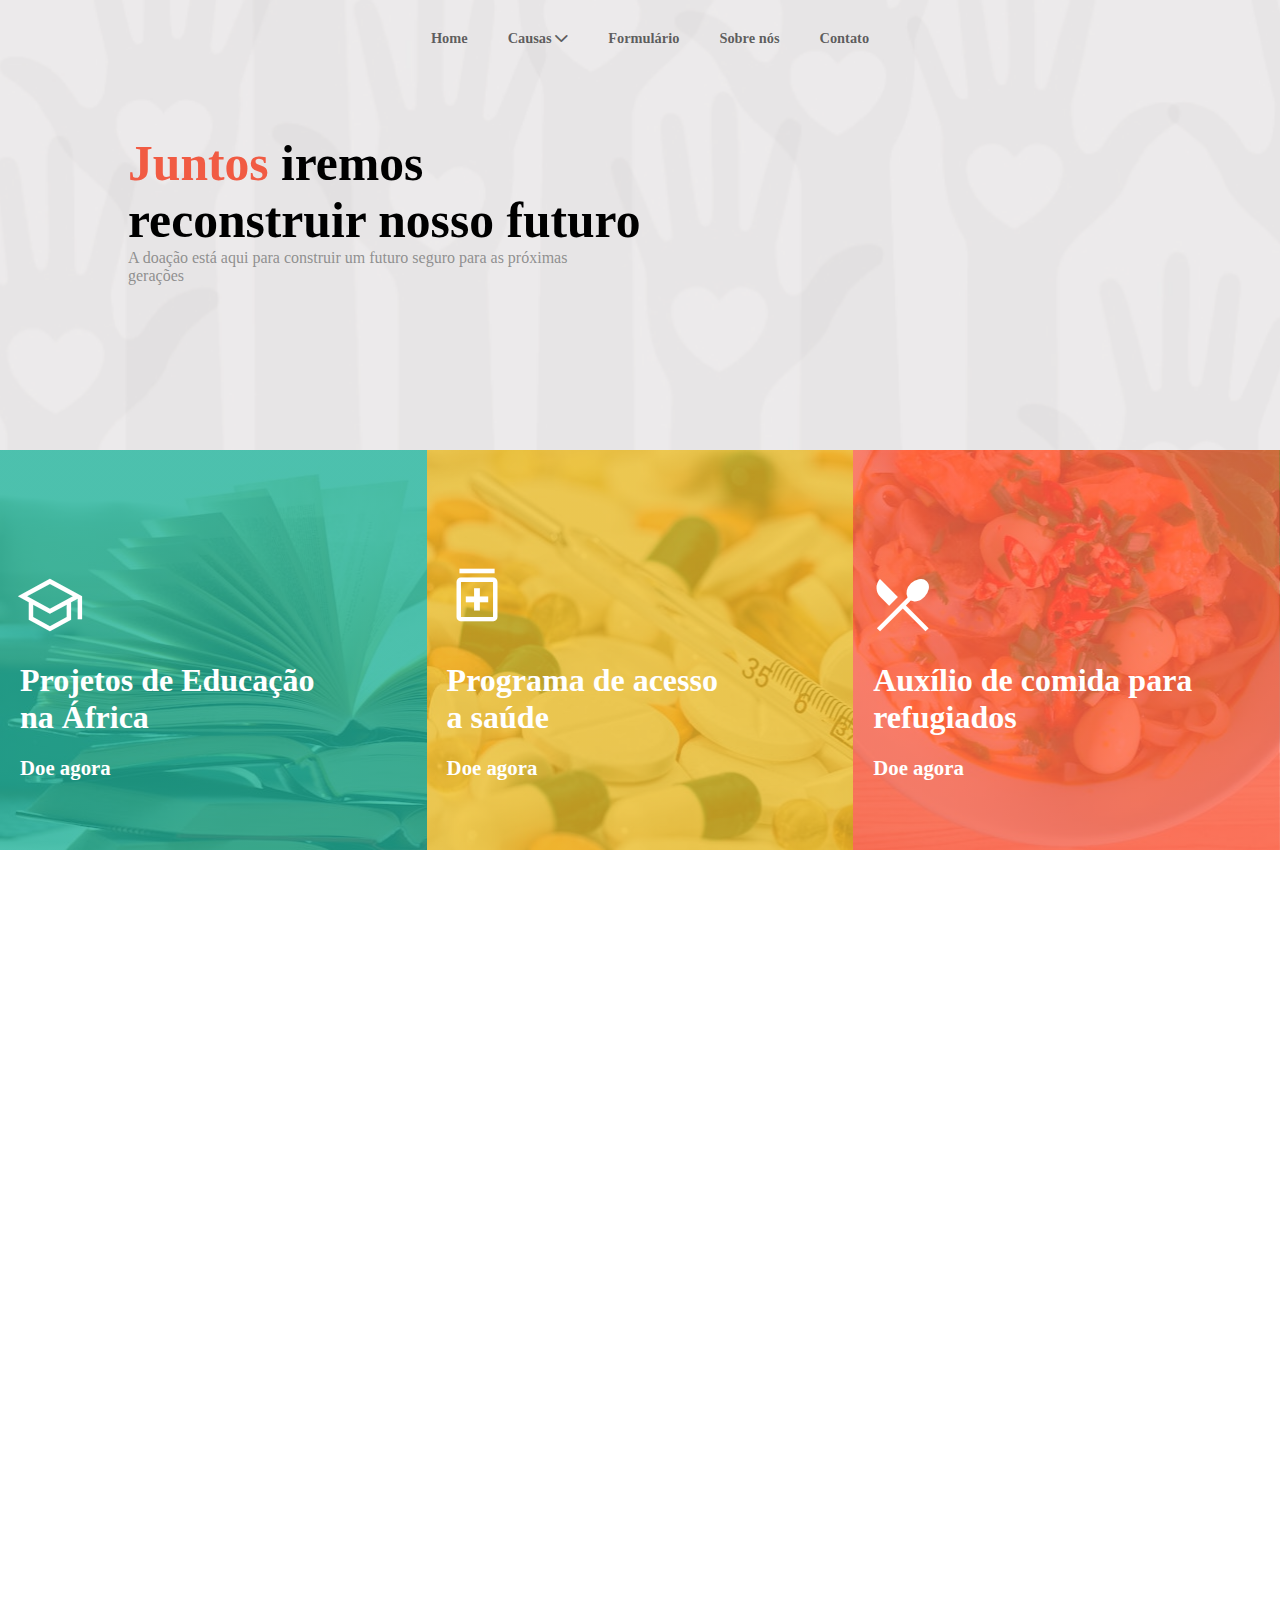
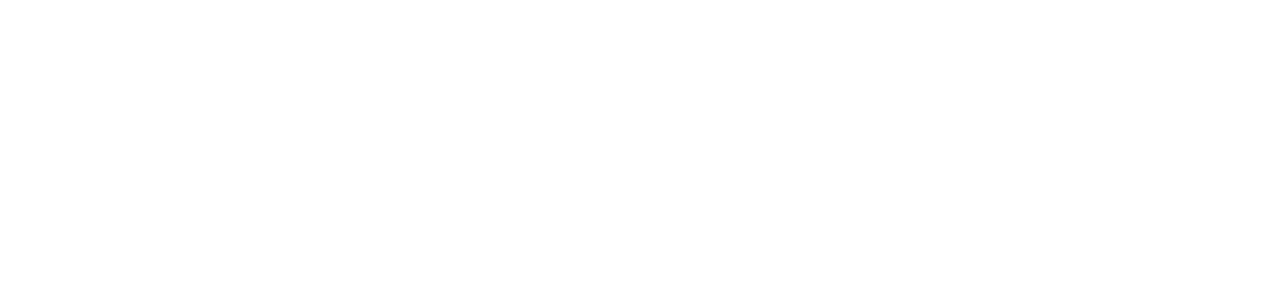
<file: index.html>
<!DOCTYPE html>
<html lang="pt-br">
<head>
    <meta charset="UTF-8">
    <meta name="viewport" content="width=device-width, initial-scale=1.0">
    <link rel="stylesheet" href="estilos/style.css">
    <link rel="stylesheet" href="https://fonts.googleapis.com/css2?family=Material+Symbols+Outlined:opsz,wght,FILL,GRAD@20..48,100..700,0..1,-50..200" />
    <link rel="stylesheet" href="estilos/media.css">
    <link rel="stylesheet" href="https://cdnjs.cloudflare.com/ajax/libs/font-awesome/6.0.0-beta3/css/all.min.css">
    <title>Site Getinfo</title>
</head>

<body>
    <!-- Cabeçalho do site -->
    <header id="home">
        <div id="menucenter">
            <!-- Menu de navegação -->
            <nav id="menu" class="menu">
                <a class="mudacor" href="#home">Home</a>
                
                <!-- Menu dropdown para Causas -->
                <div class="dropdown">
                    <a class="mudacor" href="#container">Causas <i class="fas fa-chevron-down"></i></a>
                    <div class="dropdown-content">
                        <a class="mudacor" href="listadecausas.html" target="_blank">Lista de causas</a>
                        <a class="mudacor" href="#">Causas Únicas</a>
                    </div>  
                </div>
                
                <a class="mudacor" href="#">Formulário</a>
                <a class="mudacor" href="#Sobrenos">Sobre nós</a>
                <a class="mudacor" href="#rodape">Contato</a>
            </nav>
        </div>

        <!-- Texto principal do header -->
        <div id="header">
            <h1>
                <div id="laranja">Juntos</div> iremos <br> reconstruir nosso futuro
            </h1>
            <p>A doação está aqui para construir um futuro seguro para as próximas gerações</p>
        </div>
    </header>
    
    <!-- Seção de Causas -->
    <div class="container" id="container">
        <div class="box box1">
            <span id="education" class="material-symbols-outlined">school</span>
            <p>Projetos de Educação <br> na África</p>
            <div id="doe">
                <p class="doe-agora">Doe agora</p>
            </div>
        </div>
        
        <div class="box box2">
            <span id="saude" class="material-symbols-outlined">medication</span>
            <p>Programa de acesso <br> a saúde</p>
            <div id="doe">
                <p class="doe-agora">Doe agora</p>
            </div>
        </div>
        
        <div class="box box3">
            <span id="comida" class="material-symbols-outlined">local_dining</span>
            <p>Auxílio de comida para refugiados</p>
            <div id="doe">
                <p class="doe-agora">Doe agora</p>
            </div>
        </div>
    </div>
    
    <!-- Seção principal -->
    <main>
        <!-- Sobre nós -->
        <div class="container2">
            <h2 id="h2sobrenos">Sobre nós</h2>
            <div id="sobrenos">
                <p>Lorem ipsum dolor sit amet consectetur adipisicing elit. Corrupti dolor laboriosam delectus ab numquam. Aliquid fugit, debitis.</p>
            </div>
            
            <!-- Links internos com conteúdo adicional -->
            <div id="mvh">
                <a id="missao" class="missao active" href="#">Nossa Missão</a>
                <a id="valores" class="missao" href="#">Nossos Valores</a>
                <a class="missao" href="#">Nossa História</a>
            </div>

            <!-- Texto da missão -->
            <div id="sobrenosp">
                <h2>Nossa Missão</h2>
                <p>Lorem ipsum dolor sit amet, consectetur adipisicing elit. Iusto accusantium eum, cumque culpa odio illum optio labore corrupti unde sint animi porro consequuntur eaque?</p>
                <p>Lorem ipsum dolor sit amet consectetur adipisicing elit. Reiciendis odio nesciunt perspiciatis ea, fugiat laudantium doloremque atque fugiat sed libero in quisquam a obcaecati, ipsam et eaque sunt laboriosam exercitationem vitae rem.</p>
            </div>
        </div>

        <!-- Imagem -->
        
    </main>

    <!-- Rodapé -->
    <footer id="rodape">
        <!-- Navegação no rodapé -->
        <div id="nav">
            <a class="footer" href="#">Navegação</a>
            <p>Sobre nós</p>
            <p>Doe agora</p>
            <p>Causas</p>
        </div>

        <!-- Causas populares -->
        <div id="popu">
            <a class="footer" href="#">Causas Populares</a>
            <p>Educação para as crianças</p>
            <p>Comida para a fome</p>
            <p>Apoio ao sustento</p>
        </div>

        <!-- Participantes do projeto -->
        <div id="part">
            <a class="footer" href="#">Participantes</a>
            <p>Rusthen Ronald Pascoal Machado</p>
            <p>Uriel Lucas Santos Menezes</p>
            <p>Nalanda Reis Barbosa</p>
            <p>Cauê Vieira Uanús</p>
            <p>Danylo Melo e Silva Santos</p>
            <p>Sidney Antony Barbosa dos Santos</p>
            <p>Davi Gabriel dos Santos Mota</p>
            <p>Otávio Santos Vieira</p>
            <p>Savio Gabriel Santos Andrade</p>
            <p>Sério Luiz Andrade de Oliveria Junior</p>
        </div>

        <!-- Informações de contato -->
        <div id="cont">
            <a class="footer" href="#">Contato</a>
            <p>E-mail: contato@doacoessolidarias.org</p>
            <p>Telefone: +55 (11) 1234-5678</p>
            <p>Endereço: Rua Solidariedade, 123, São Paulo, SP, Brasil</p>
        </div>
    </footer>
</body>
    <!-- Script para adicionar a classe 'active' ao link/menu clicado -->
    <script>
        const links = document.querySelectorAll('.missao');
        
        links.forEach(link => {
            link.addEventListener('click', function() {
                // Remove a classe 'active' de todos os links
                links.forEach(item => item.classList.remove('active'));
                
                // Adiciona a classe 'active' ao link clicado
                this.classList.add('active');
            });
        });
    </script>
</html>
</file>
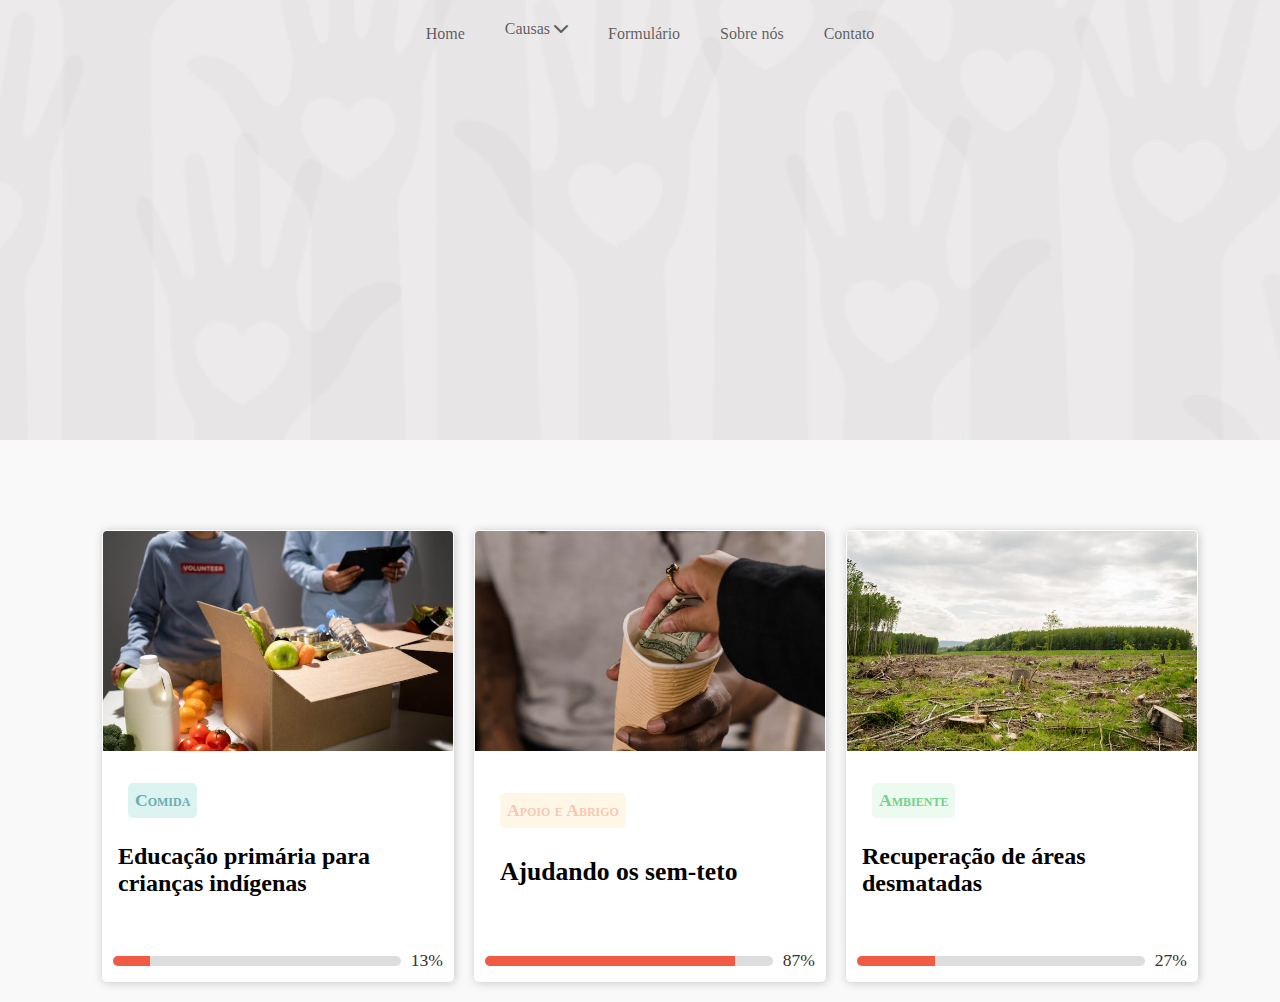
<file: listadecausas.html>
<!DOCTYPE html>
<html lang="pt-br">
<head>
    <meta charset="UTF-8">
    <meta name="viewport" content="width=device-width, initial-scale=1.0">
    <title>Lista de Causas</title>
    <link rel="stylesheet" href="https://cdnjs.cloudflare.com/ajax/libs/font-awesome/6.0.0-beta3/css/all.min.css">
    <style>
        body {
            background-color: #F9F9F9;
            margin: 0;
            padding: 0;
        }

        header {
            display: flex;
            flex-direction: column; /*  elementos em coluna */
            align-items: center; /* Centralizei horizontalmente */
            justify-content: flex-start; /* Inicia o conteúdo no topo */
            background-image: url(img/header.png);
            background-size: cover;
            padding: 20px 0;
            height: 400px;
            position: relative;
        }

        nav {
            width: 100%; 
            display: flex;
            justify-content: center;
        }
        a {
            text-decoration: none;
            padding-left: 30px;
            padding-right: 10px;
            color: rgba(0, 0, 0, 0.616);
            padding-top: 5px;
            padding-bottom: 5px;
        }

        a:hover {
            color: #F15B43;
        }

        /* dropdown */
        .dropdown {
            position: relative;
            display: inline-block;
        }

        .dropdown-content {
            display: none;
            position: absolute;
            background-color: #f9f9f9;
            min-width: 120px;
            box-shadow: 0px 8px 16px 0px rgba(0, 0, 0, 0.2);
            z-index: 1;
        }

        /* Exibe o dropdown ao passar o mouse sobre o link "Causas" ou dentro da área de conteúdo */
        .dropdown:hover .dropdown-content,
        .dropdown-content:hover {
            display: block;
        }

        .dropdown-content a {
            font-weight: normal;
            color: black;
            padding: 10px ;
            text-decoration: none;
            display: block;
        }

        .dropdown-content a:hover {
            background-color: #f1f1f1;
        }
        .container {
            display: flex;
            flex-wrap: wrap; /* Permite que as caixas se movam para a próxima linha */
            justify-content: center; /* Alinha horizontalmente no centro */
            align-items: center;
            margin: 20px;
        }

        .box {
            position: relative;
            width: 350px;
            height: 450px;
            margin-top: 70px;
            margin-left: 20px;
            display: flex;
            flex-direction: column; /* Permite que a imagem fique no topo e o texto abaixo */
            background-color: white;
            justify-content: flex-start; /* Alinha o conteúdo no topo */
            align-items: center;
            border: 1px solid #00000000;
            box-shadow: 1px 1px 10px rgba(0, 0, 0, 0.205);
            border-radius: 5px;
            overflow: hidden; /* Para garantir que a imagem e o texto não saiam da caixa */
        }

        img {
            width: 100%; /* Imagem ocupa toda a largura da caixa */
            height: 220px; /* Ajuste da altura da imagem */
            object-fit: cover; /* Cobre a área sem distorcer a imagem */
        }

        p {
            position: absolute;
            bottom: 60px; 
            left: 15px; 
            font-weight: bold;
            font-size: 1.5em;
        }

        div#food {
            position: absolute;
            top: 365px;
            left: 10px;
        }
        div#food p {
            font-variant: small-caps;
            background-color: #DBF3F1; /* Cor de fundo */
            border: 1px solid rgba(0, 0, 0, 0);
            border-radius: 5px;
            padding: 6px;
            font-size: 1.1em;
            color: #6cadaf;
        }
        div#ambiente {
            position: absolute;
            top: 365px;
            left: 10px;
        }
        div#ambiente p {
            font-variant: small-caps;
            background-color: #EDFAF0; 
            border: 1px solid rgba(0, 0, 0, 0);
            border-radius: 5px;
            padding: 6px;
            font-size: 1.1em;
            color: #6DD48A;
        }
        div#apoio {
            position: absolute;
            top: 375px;
            left: 10px;
            width: 190px;
        }
        div#apoio p {
            font-variant: small-caps;
            background-color: #FEF7E8; 
            border: 1px solid rgba(0, 0, 0, 0);
            border-radius: 5px;
            padding: 6px;
            font-size: 1.1em;
            color: #F9C7B3;
        }
        p#homeless {
            position: absolute;
            top: 300px;
            left: 25px;
            font-size: 1.6em;
        }

        .progress-container {
            position: absolute;
            bottom: 10px;
            left: 10px;
            width: calc(100% - 20px);
            display: flex;
            align-items: center;
        }

        .progress-bar {
            width: 100%;
            height: 10px;
            background-color: #ddd;
            border-radius: 5px;
            overflow: hidden;
            margin-right: 10px;
        }

         #educacao {
            height: 100%;
            width: 13%; 
            background-color: #F15B43; /* Cor da barra interna */
        }
        #semteto{
            height: 100%;
            width: 87%; 
            background-color: #F15B43;
        }
        #desmatada{
            height: 100%;
            width: 13%; 
            background-color: #F15B43;
        }
        .progress-text {
            font-size: 1.1em;
            color: #333;
        }

        /* para ajustar o layout em telas menores */
        @media (max-width: 768px) {
            .box {
                width: 100%; /* Ajustei a largura das caixas para preencher a largura da tela */
                max-width: 350px; /* coloquei um limite máximo para a largura das caixas */
            }
        }

    </style>
</head>
<body>
    <header>
        <nav id="menu">
            <a class="mudacor" href="index.html">Home</a>
            <div class="dropdown">
                <a class="mudacor" href="#container">Causas  <i class="fas fa-chevron-down"></i></a>
                <div class="dropdown-content">
                    <a class="mudacor" href="listadecausas.html" target="_self">Lista de causas</a>
                    <a class="mudacor" href="#">Causas Únicas</a>
                </div>
            </div>
            <a class="mudacor" href="#">Formulário</a>
            <a class="mudacor" href="#Sobrenos">Sobre nós</a>
            <a class="mudacor" href="#rodape">Contato</a>
        </nav>
    </header>
    <div class="container">
        <div class="box">
            <div id="food">
                <p>Comida</p>
            </div>
            <img src="img/food.jpg" alt="">
            <p>Educação primária para crianças indígenas</p>
            <div class="progress-container">
                <div class="progress-bar">
                    <div class="progress-bar-inner" id="educacao"></div>
                </div>
                <div class="progress-text">13%</div>
            </div>
        </div>
        <div class="box">
            <div id="apoio">
                <p>Apoio e Abrigo</p>
            </div>
            <img src="img/homeless.jpg" alt="">
            <p id="homeless">Ajudando os sem-teto</p>
            <div class="progress-container">
                <div class="progress-bar">
                    <div class="progress-bar-inner" id="semteto" style="width: 87%;"></div>
                </div>
                <div class="progress-text">87%</div>
            </div>
        </div>
        <div class="box">
            <div id="ambiente">
                <p>Ambiente</p>
            </div>
            <img src="img/deforested areas.jpg" alt="">
            <p>Recuperação de áreas desmatadas</p>
            <div class="progress-container">
                <div class="progress-bar">
                    <div class="progress-bar-inner" id="desmatada" style="width: 27%;"></div>
                </div>
                <div class="progress-text">27%</div>
            </div>
        </div>
    </div>      
</body>
</html>
</file>
<file: estilos/style.css>
@charset "UTF-8";
/*Mobile Firts*/ /*Configuração para tela de celular*/
*{
    margin: 0px;
    padding: 0px;
    box-sizing: border-box;
    font-family: Georgia, 'Times New Roman', Times, serif;
}
body,html{
    height: 100vh;
    width: 100vw;
    overflow: hidden;
    overflow-y: auto;
    scroll-behavior: smooth;
}
/*Cabeçalho*/
header{
    position: relative;
    height: 300px;
    background-image: url(../img/header.png);
    background-position: left ;
    background-size: cover;
}
/*Div de centralização de menu*/
div#menucenter{
    text-align: center;
}
/*Configurações de menu*/
nav {
    display: inline-flex;
    justify-content: center;
    align-items: center;
    padding-top: 25px;
    font-size: 0.5em;
    font-weight: bolder;
}

a {
    text-decoration: none;
    padding-left: 5px;
    padding-right: 10px;
    color: rgba(0, 0, 0, 0.616);
    padding-top: 5px;
    padding-bottom: 5px;
}
/*Efeito ao passar mouse*/
a:hover {
    color: #F15B43;
}
/*Menu dorpdown ao clicar*/
/*dropdown*/
.dropdown {
    position: relative;
    display: inline-block;
}
/*Conteudo do menu dropdown*/
.dropdown-content {
    
    display: none;
    position: absolute;
    background-color: #f9f9f9;
    min-width: 65px;
    box-shadow: 0px 8px 16px 0px rgba(0, 0, 0, 0.2);
    z-index: 1;
}

/* para exibir o dropdown ao passar o mouse sobre o link "Causas" ou dentro da área de conteúdo */
.dropdown:hover .dropdown-content,
.dropdown-content:hover {
    display: block;
}
/*Configuração do conteudo do dropdown*/
.dropdown-content a {
    color: black;
    padding: 4px 0px;
    text-decoration: none;
    display: block;
}
/*efeito ao passar mouse*/
.dropdown-content a:hover {
    background-color: #f1f1f1;
}
/*fimdropdown*/

div#header{/*Div para posicionar texto do header*/
    position: absolute;
    top: 35%;
    left: 8%;
}
/*textos do header*/
div#laranja{ /*é especialmente uma palavra , só pra alterar a cor*/
    display: inline;
    color: #F15B43;
}
div h1{ 
    font-size: 1.8em;
    width: 90vw;
    color: black;
    
}
div p{
    color: rgba(128, 128, 128, 0.863);
    width: 70vw;
    font-size: 0.7em;
}
/*Fim do header*/
    /*div dos 3 blocos abaixo do header*/
    /* Estilo para cada div com imagem e cor de fundo */
    /*Inicio da box*/
    .container {
        display: flex;
        flex-wrap: wrap;
        gap: 0px; /* Espaçamento entre as caixas */
    }
    /*Configuração da box*/
    .box {
        position: relative;
        width: calc(33.33% - 0px);
        padding: 20px;
        box-sizing: border-box;
        margin: 0;
        display: flex;
        flex-direction: column; /* Alinha o conteúdo verticalmente */
        align-items: flex-start; /* Alinha todo o conteúdo à esquerda */
        justify-content: flex-end; /* Alinha o conteúdo na parte inferior */
        height: 300px; /* Mantém a altura fixa para as caixas */
    }
    /*Configuração geral do p*/
    .box p {
        color: white;
        font-size: 1.7em;
        width: 80vw;
        font-weight: normal;
        margin: 0; /* Remove a margem padrão do parágrafo */
        text-align: left; /* Garante que o texto esteja alinhado à esquerda */
    } 
    /*Configuração do p "Doe agora"*/
    div#doe p{
        color: white;
        margin-top: 30px;
        font-size: 1.3em;
        margin-bottom: 30px;
    }
    div#doe p:hover{
        cursor: pointer;
    }
    /*Posicionamento da img de fundo*/
    .box1, .box2, .box3 {
    background-size: cover;
    background-position: center;
    }
    /*img de fundo das caixas*/
    .box1 {
        background: linear-gradient(rgba(32, 177, 153, 0.8), rgba(32, 177, 153, 0.8)), url('../img/edu.jpg');
    }

    .box2 {
        background: linear-gradient(rgba(235, 189, 42, 0.8), rgba(235, 189, 42, 0.8)), url('../img/saude\ \(2\).jpg');
    }

    .box3 {
        background: linear-gradient(rgba(255, 99, 71, 0.8), rgba(255, 99, 71, 0.8)), url('../img/comida.jpg');
        background-position: bottom;
    }
    /*icones*/
    span#education{
        position: absolute;
        top: 55px;
        left: 15px;
        color: white;
        font-size: 55px;
    }
    span#saude{
        position: absolute;
        top: 50px;
        left: 15px;
        color: white;
        font-size: 55px;
    }
    span#comida{
        position: absolute;
        top: 55px;
        left: 15px;
        color: white;
        font-size: 55px;
    }
    /*Sobre nós*/
    main{
        margin-top: 70px;
        position: relative;
    }
    /*h2 "Sobre nòs"*/
    #h2sobrenos{
        margin-bottom: 20px;
        font-size: 2.0em;
        color: #F15B43;
    }
    /*Posicionamento do p */
    div#sobrenos p{
        width: 75vw;
        margin: auto;
        font-size: 0.7em;
    }
      
    /*Div para centralizar link*/
    div#mvh {
        margin-top: 30px;
        text-align: center;
        margin-bottom: 30px;
        font-size: 1.0em;
        /*position: absolute;
        top: 140px;
        left: 120px;*/
    }
    
    /*Configuração do link*/
    /* Configuração base das caixas */
    .missao {
        font-weight: bold;
        padding: 8px 5px;
        border-radius: 5px;
        font-size: 0.6em;
        border-bottom: 3px solid #F15B43;
    }

    /* Estilo para quando a caixa está ativa */
    .missao.active {
        background-color: #F15B43;
        color: white;
    }
    .missao:hover{
        background-color: #f15a4394;
    }
    /* Quando a caixa está ativa, desabilitar o hover */
    .missao.active:hover {
        background-color: #F15B43; /* Mantém a cor de fundo ativa */
        color: white; /* Mantém a cor de texto ativa */
    }
    /*Outros p*/
    main p{
        width: 75vw;
        text-align: justify;
        margin: auto;
        color: gray;
        line-height: 1.7em;
        
    }
    /*Outros h2*/
    main h2{
        color: #F15B43;
        font-size: 1.2em;
        margin-bottom: 15px;
    }
    /* posicionamento para o container principal do menu MVH*/
    .container2 {
        display: flex;
        flex-direction: column;
        align-items: flex-start; /* Alinha todas as divs à esquerda */
        padding-left:  30px; /* Ajuste o padding conforme necessário */
    }
    /* Adicione alguns estilos básicos para melhor visualização */
    #sobrenos, #mvh, #sobrenosp {
        margin-bottom: 20px; /* Espaçamento entre as divs */
    }

    #sobrenosp, #sobrenosp p {
        margin: 0;
    }
    /*Imagens*/
    main img#kids{
        width: 70vw;
        height: 200px;
        border-radius: 7px;
        margin-left: 50px;
        margin-bottom: 10px;
    }
    main img#kids2{
        width: 70vw;
        height: 200px;
        border-radius: 7px;
        margin-left: 50px;
    }
    /*Formulário especifico*/
    div#formularioofc{
        
    }
    div#formularioofc h2{
        font-size: 1.5em;
        margin-top: 30px;
        text-align: center;
    }
/*fim*/
    /*Rodapé*/
    footer{
        height: 390px;
        position: relative;
        background-color: rgba(0, 0, 0, 0.87);
    }
    footer a.footer{ /*Menus do rodapé*/
        color: #FE8F1F;
        font-size: 0.7em;
    }
    footer p{
        color: white;
    }
    div#nav{ /*div da parte da navegação*/
        position: absolute;
        top: 10px;
        left: 15px;
    }
    div#nav p{ /*parágrafo da navegação*/
        margin-top: 20px;
        font-size: 0.5em;
    }
    div#popu{ /*div da parte causas populares*/
        position: absolute;
        top: 10px;
        left: 195px;
    }
    div#popu p{ /*parágrafo causas populares*/
        margin-top: 20px;
        font-size: 0.5em;
    }
    div#part{
        position: absolute;
        top: 140px;
        left: 15px;
    }
    div#part p{ /*parágrafo da parte participantes*/
        margin-top: 5px;
        font-size: 0.5em;
    }
    div#cont{ /*div da parte contato*/
        position: absolute;
        top: 140px;
        left: 185px;
    }
    div#cont p{ /*parágrafo da parte contato*/
        margin-top: 20px;
        font-size: 0.5em;
    }
</file>
<file: estilos/media.css>
@charset "UTF-8";
/*Typical devices breakpoints
pequenas telas: até 600px
Celular: de 600px até 768px
Tablet: 768px até 992px
Desktop :992px até 1200px
Grandes telas : acima de 1200px
*/
/* Telas menores que 500px */
@media screen and (max-width: 499px) {
    .container {
        flex-direction: column; /* Muda a direção do flexbox para coluna */
        align-items: center; /* Centraliza as caixas horizontalmente */
    }
    .box {
        width: 100%; /* Define a largura das caixas para 100% da largura do contêiner */
        margin: 0; /* Remove qualquer margem extra */
    }
}
/*Tablet*/
@media screen and (min-width:500px) and (max-width:830px){
    header{/*Cabeçalho*/
        position: relative;
        height: 450px;
        background-image: url(../img/header.png);
        background-size: cover;
        background-position: center;
    }
    div#menucenter{
        text-align: center;
    }
    nav {
        display: inline-flex;
        justify-content: center;
        align-items: center;
        padding-top: 25px;
        font-size: 0.9em;
    }
    
    a {
        text-decoration: none;
        padding-left: 30px;
        padding-right: 10px;
        color: rgba(0, 0, 0, 0.616);
        padding-top: 5px;
        padding-bottom: 5px;
    }
    
    a:hover {
        color: #F15B43;
    }
    nav {
        display: inline-flex;
        justify-content: center;
        align-items: center;
        padding-top: 25px;
        font-size: 0.9em;
    }
    
    a {
        text-decoration: none;
        padding-left: 10px;
        padding-right: 10px;
        color: rgba(0, 0, 0, 0.616);
        padding-top: 5px;
        padding-bottom: 5px;
    }
    
    a:hover {
        color: #F15B43;
    }
    /*dropdown*/
    .dropdown {
        position: relative;
        display: inline-block;
    }

    .dropdown-content {
        
        display: none;
        position: absolute;
        background-color: #f9f9f9;
        min-width: 120px;
        box-shadow: 0px 8px 16px 0px rgba(0, 0, 0, 0.2);
        z-index: 1;
    }

    /* Exibe o dropdown ao passar o mouse sobre o link "Causas" ou dentro da área de conteúdo */
    .dropdown:hover .dropdown-content,
    .dropdown-content:hover {
        display: block;
    }

    .dropdown-content a {
        font-size: 0.8em;
        color: black;
        padding: 5px 4px;
        text-decoration: none;
        display: block;
    }

    .dropdown-content a:hover {
        background-color: #f1f1f1;
    }
    /*fimdropdown*/
    div#header{/*Div para posicionar texto do header*/
        position: absolute;
        top: 35%;
        left: 8%;
    }
    /*textos do header*/
    div#laranja{/*div só para mudar cor de um letra*/
        display: inline;
        color: #F15B43;
    }
    div h1{ /*Titulo do header*/
        font-size: 2.8em;
        width: 80vw;
        color: black;
    }
    div p{/*Parágrafo do header*/
        color: rgba(128, 128, 128, 0.863);
        width: 40vw;
        font-size: 0.8em;
    }
   
/*Fim do header*/
     /*Inicio da box*/
     .container {
        display: flex;
        flex-wrap: wrap;
        gap: 0px; /* Espaçamento entre as caixas */
    }
    /*Configuração da box*/
    .box {
        position: relative;
        width: calc(33.33% - 0px);
        padding: 20px;
        box-sizing: border-box;
        margin: 0;
        margin-bottom: 40px;
        display: flex;
        flex-direction: column; /* Alinha o conteúdo verticalmente */
        align-items: flex-start; /* Alinha todo o conteúdo à esquerda */
        justify-content: flex-end; /* Alinha o conteúdo na parte inferior */
        height: 270px; /* Mantém a altura fixa para as caixas */
    }
    /*Configuração geral do p*/
    .box p {
        color: white;
        font-size: 1.6em;
        font-weight: bold;
        margin: 0; /* Remove a margem padrão do parágrafo */
        text-align: left; /* Garante que o texto esteja alinhado à esquerda */
    } 
    /*Posicionamento do p da box*/
    div#doe p{
        margin-top: 25px;
        font-size: 1.3em;
    }
    div#doe p:hover{
        cursor: pointer;
    }
    /*Posicionamento da img de fundo*/
    .box1, .box2, .box3 {
    background-size: cover;
    background-position: center;
    }
    /*img de fundo das caixas*/
    .box1 {
        background: linear-gradient(rgba(32, 177, 153, 0.8), rgba(32, 177, 153, 0.8)), url('../img/edu.jpg');
    }
    
    .box2 {
        background: linear-gradient(rgba(235, 189, 42, 0.8), rgba(235, 189, 42, 0.8)), url('../img/saude\ \(2\).jpg');
    }
    
    .box3 {
        background: linear-gradient(rgba(255, 99, 71, 0.8), rgba(255, 99, 71, 0.8)), url('../img/comida.jpg');
        background-position: bottom;
    }
    /*icones*/
    span#education{
        position: absolute;
        top: 50px;
        left: 15px;
        font-size: 60px;
    }
    span#saude{
        position: absolute;
        top: 50px;
        left: 15px;
        font-size: 60px;
    }
    span#comida{
        position: absolute;
        top: 70px;
        left: 15px;
        font-size: 50px;
    }
    /*fim */
    /*h2 "Sobre nòs"*/
    #h2sobrenos{
        margin-bottom: 20px;
        font-size: 2.4em;
        color: #F15B43;
    }
    /*Posicionamento do p */
    div#sobrenos p{
        width: 70vw;
        margin: auto;
        font-size: 1em;
    }
      
    /*Div para centralizar link*/
    div#mvh {
        margin-top: 30px;
        text-align: center;
        margin-bottom: 30px;
        font-size: 1.7em;
        /*position: absolute;
        top: 140px;
        left: 120px;*/
    }
    
    /*Configuração do link*/
    /* Configuração base das caixas */
    .missao {
        font-weight: bold;
        padding: 8px 5px;
        border-radius: 5px;
        font-size: 0.6em;
        border-bottom: 3px solid #F15B43;
    }

    /* Estilo para quando a caixa está ativa */
    .missao.active {
        background-color: #F15B43;
        color: white;
    }
    .missao:hover{
        background-color: #f15a4394;
    }
    /* Quando a caixa está ativa, desabilitar o hover */
    .missao.active:hover {
        background-color: #F15B43; /* Mantém a cor de fundo ativa */
        color: white; /* Mantém a cor de texto ativa */
    }
    /*Outros p*/
    main p{
        width: 70vw;
        text-align: justify;
        margin: auto;
        color: gray;
        line-height: 1.7em;
        
    }
    /*Outros h2*/
    main h2{
        color: #F15B43;
        font-size: 1.6em;
        margin-bottom: 15px;
    }
    /* posicionamento para o container principal do menu MVH*/
    .container2 {
        display: flex;
        flex-direction: column;
        align-items: flex-start; /* Alinha todas as divs à esquerda */
        padding-left: 130px; /* Ajuste o padding conforme necessário */
    }
    /* Adicione alguns estilos básicos para melhor visualização */
    #sobrenos, #mvh, #sobrenosp {
        margin-bottom: 20px; /* Espaçamento entre as divs */
    }

    #sobrenos p, #sobrenosp p {
        margin: 0;
    }
    /*Imagens*/
    main img#kids{
        width: 30vw;
        height: 250px;
        border-radius: 7px;
        margin-left: 130px;
        margin-bottom: 10px;
    }
    main img#kids2{
        width: 30vw;
        height: 250px;
        border-radius: 7px;
        margin-left: 40px;
        margin-bottom: 10px;
    }
    /*Formulário especifico*/
    div#formularioofc h2{
        font-size: 2.1em;
        margin-top: 30px;
        text-align: center;
    }
    /*Footer ou Rodapé*/
    footer a.footer{ /*Menus do rodapé*/
        color: #FE8F1F;
        font-size: 1.0em;
    }
    div#nav{ /*div da parte da navegação*/
        position: absolute;
        top: 20px;
        left: 100px;
    }
    div#nav p{ /*parágrafo da navegação*/
        margin-top: 20px;
        font-size: 0.8em;
        color: white;
    }
    div#popu{ /*div da parte causas populares*/
        position: absolute;
        top: 20px;
        left: 470px;
    }
    div#popu p{ /*parágrafo causas populares*/
        margin-top: 20px;
        font-size: 0.8em;
        color: white;
    }
    div#part{
        position: absolute;
        top: 170px;
        left: 100px;
    }
    div#part p{ /*parágrafo da parte participantes*/
        margin-top: 5px;
        font-size: 0.7em;
        color: white;
    }
    div#cont{ /*div da parte contato*/
        position: absolute;
        top: 170px;
        left: 470px;
    }
    div#cont p{ /*parágrafo da parte contato*/
        margin-top: 20px;
        font-size: 0.8em;
        color: white;
    }
    
}
/* Telas entre 500px e 830px */
@media screen and (min-width: 500px) and (max-width: 830px) {
    .container {
        flex-direction: column; /* Muda a direção do flexbox para coluna */
        align-items: center; /* Centraliza as caixas horizontalmente */
    }
    .box {
        width: 100%; /* Define a largura das caixas para 100% da largura do contêiner */
        margin: 0; /* Remove o espaçamento entre as caixas */
    }
}


/*desktop*/
@media screen and (min-width:830px) and (max-width:992px){
    header{ /*cabeçalho*/
        position: relative;
        height: 450px;
        background-image: url(../img/header.png);
        background-position: center;
        background-size: cover;
    }
    div#menucenter{
        text-align: center;
    }
    nav {
        display: inline-flex;
        justify-content: center;
        align-items: center;
        padding-top: 25px;
        font-size: 0.9em;
    }
    
    a {
        text-decoration: none;
        padding-left: 30px;
        padding-right: 10px;
        color: rgba(0, 0, 0, 0.616);
        padding-top: 5px;
        padding-bottom: 5px;
    }
    
    a:hover {
        color: #F15B43;
    }
    nav {
        display: inline-flex;
        justify-content: center;
        align-items: center;
        padding-top: 25px;
        font-size: 0.9em;
    }
    
    a {
        text-decoration: none;
        padding-left: 25px;
        padding-right: 10px;
        color: rgba(0, 0, 0, 0.616);
        padding-top: 5px;
        padding-bottom: 5px;
    }
    
    a:hover {
        color: #F15B43;
    }
    /*dropdown*/
    .dropdown {
        position: relative;
        display: inline-block;
    }

    .dropdown-content {
        
        display: none;
        position: absolute;
        background-color: #f9f9f9;
        min-width: 120px;
        box-shadow: 0px 8px 16px 0px rgba(0, 0, 0, 0.2);
        z-index: 1;
    }

    /* Exibe o dropdown ao passar o mouse sobre o link "Causas" ou dentro da área de conteúdo */
    .dropdown:hover .dropdown-content,
    .dropdown-content:hover {
        display: block;
    }

    .dropdown-content a {
        font-size: 0.8em;
        color: black;
        padding: 10px 4px;
        text-decoration: none;
        display: block;
    }

    .dropdown-content a:hover {
        background-color: #f1f1f1;
    }
    /*fimdropdown*/
    div#header{/*Div para posicionar texto do header*/
        width: 100px;
        position: absolute;
        top: 35%;
        left: 10%;
    } 
    /*texto do header*/
    div#laranja{/*div só para mudar cor de um letra*/
        display: inline;
        color: #F15B43;
    }
    div h1{ /*tiulo do header*/
        font-size: 2.8em;
        width:85vw;
        color: black;
    }
    div p{/*Parágrafo do cabeçalho*/
        color: rgb(128, 128, 128);
        width: 40vw;
        font-size: 0.9em;
    }
/*Fim do header*/
    /*Inicio da box*/
    .container {
        display: flex;
        flex-wrap: wrap;
        gap: 0px; /* Espaçamento entre as caixas */
    }
    /*Configuração da box*/
    .box {
        position: relative;
        width: calc(33.33% - 0px);
        padding: 20px;
        box-sizing: border-box;
        margin: 0;
        display: flex;
        flex-direction: column; /* Alinha o conteúdo verticalmente */
        align-items: flex-start; /* Alinha todo o conteúdo à esquerda */
        justify-content: flex-end; /* Alinha o conteúdo na parte inferior */
        transition: transform 0.3s ease, background-color 0.3s ease;
        height: 270px; /* Mantém a altura fixa para as caixas */
    }
    /*efeito da box*/
    .box:hover {
        transform: scale(1.05);
    }
    /*Configuração geral do p*/
    .box p {
        color: white;
        font-weight: bold;
        width: 30vw;
        font-size: 1.8em;
        margin: 0; /* Remove a margem padrão do parágrafo */
        text-align: left; /* Garante que o texto esteja alinhado à esquerda */
    } 
    /*Posicionamento do p da box*/
    div#doe p{
        margin-top: 20px;
        font-size: 1.3em;
        font-weight: normal;
    }
    div#doe p:hover{
        cursor: pointer;
    }
    /*Posicionamento da img de fundo*/
    .box1, .box2, .box3 {
    background-size: cover;
    background-position: center;
    }
    /*img de fundo das caixas*/
    .box1 {
        background: linear-gradient(rgba(32, 177, 153, 0.8), rgba(32, 177, 153, 0.8)), url('../img/edu.jpg');
    }
    
    .box2 {
        background: linear-gradient(rgba(235, 189, 42, 0.8), rgba(235, 189, 42, 0.8)), url('../img/saude\ \(2\).jpg');
    }
    
    .box3 {
        background: linear-gradient(rgba(255, 99, 71, 0.8), rgba(255, 99, 71, 0.8)), url('../img/comida.jpg');
        background-position: bottom;
    }
    /*icones*/
    span#education{
        position: absolute;
        top: 20px;
        left: 15px;
        font-size: 55px;
    }
    span#saude{
        position: absolute;
        top: 20px;
        left: 15px;
        font-size: 55px;
    }
    span#comida{
        position: absolute;
        top: 35px;
        left: 15px;
        font-size: 50px;
    }
    /*Fim da box*/
    /*Sobre nós*/
    main{
        margin-top: 100px;
        position: relative;
    }
    /*h2 "Sobre nòs"*/
    #h2sobrenos{
        margin-bottom: 20px;
        font-size: 2.7em;
        color: #F15B43;
    }
    /*Posicionamento do p */
    div#sobrenos p{
        width: 500px;
        margin: auto;
        font-size: 1.0em;
    }
      
    /*Div para centralizar link*/
    div#mvh {
        margin-top: 30px;
        text-align: center;
        margin-bottom: 60px;
        font-size: 1.2em;
        /*position: absolute;
        top: 140px;
        left: 120px;*/
    }
    
    /*Configuração do link*/
    /* Configuração base das caixas */
    .missao {
        font-weight: bold;
        padding: 25px 20px;
        border-radius: 5px;
        border-bottom: 3px solid #F15B43;
    }

    /* Estilo para quando a caixa está ativa */
    .missao.active {
        background-color: #F15B43;
        color: white;
    }
    .missao:hover{
        background-color: #f15a4394;
    }
    /* Quando a caixa está ativa, desabilitar o hover */
    .missao.active:hover {
        background-color: #F15B43; /* Mantém a cor de fundo ativa */
        color: white; /* Mantém a cor de texto ativa */
    }
    /*Outros p*/
    main p{
        width: 500px;
        text-align: justify;
        margin: auto;
        color: gray;
        line-height: 1.7em;
        
    }
    /*Outros h2*/
    main h2{
        color: #F15B43;
        font-size: 1.5em;
        margin-bottom: 15px;
    }
    /* posicionamento para o container principal do menu MVH*/
    .container2 {
        display: flex;
        flex-direction: column;
        align-items: flex-start; /* Alinha todas as divs à esquerda */
        padding-left:  20px; /* Ajuste o padding conforme necessário */
    }
    /* Adicione alguns estilos básicos para melhor visualização */
    #sobrenos, #mvh, #sobrenosp {
        margin-bottom: 20px; /* Espaçamento entre as divs */
    }

    #sobrenos p, #sobrenosp p {
        margin: 0;
    }
    /*Imagens*/
    main img#kids{
        width: 30vw;
        height: 300px;
        position: absolute;
        top: 75px;
        left: 500px;
        border-radius: 7px;
    }
    main img#kids2{
        width: 25vw;
        height: 200px;
        position: absolute;
        top: 290px;
        left: 580px;
        border-radius: 7px;
    }
    /*Formulário especifico*/
    div#formularioofc h2{
        font-size: 2.4em;
        margin-top: 30px;
        text-align: center;
    }
/*fim*/
    /*Footer ou Rodapé*/
    footer{
        height: 350px;
        position: relative;
        background-color: rgba(0, 0, 0, 0.87);
    }
    footer a.footer{ /*Menus do rodapé*/
        color: #FE8F1F;
        font-size: 1.0em;
    }
    div#nav{ /*div da parte da navegação*/
        position: absolute;
        top: 45px;
        left: 30px;
    }
    div#nav p{ /*parágrafo da navegação*/
        margin-top: 20px;
        font-size: 0.8em;
        color: white;
    }
    div#popu{ /*div da parte causas populares*/
        position: absolute;
        top: 45px;
        left: 180px;
    }
    div#popu p{ /*parágrafo causas populares*/
        margin-top: 20px;
        font-size: 0.8em;
        color: white;
    }
    div#part{
        position: absolute;
        top: 45px;
        left: 370px;
    }
    div#part p{ /*parágrafo da parte participantes*/
        margin-top: 5px;
        font-size: 0.7em;
        color: white;
    }
    div#cont{ /*div da parte contato*/
        position: absolute;
        top: 45px;
        left: 570px;
    }
    div#cont p{ /*parágrafo da parte contato*/
        margin-top: 20px;
        font-size: 0.8em;
        color: white;
    }
}
/*Monitor*/
@media screen and (min-width:992px) and (max-width:1450px){
    header{
        background-color: rgba(255, 255, 255, 0.158);
        position: relative;
        height: 450px;
        background-image: url(../img/header.png);
        background-position: center;
        background-size: cover;
        
    }
    div#menucenter{
        text-align: center;
    }    
    nav {
        display: inline-flex;
        justify-content: center;
        align-items: center;
        padding-top: 25px;
        font-size: 0.9em;
    }
    
    a {
        text-decoration: none;
        padding-left: 30px;
        padding-right: 10px;
        color: rgba(0, 0, 0, 0.616);
        padding-top: 5px;
        padding-bottom: 5px;
    }
    
    .mudacor:hover {
        color: #F15B43;
    }
    /*dropdown*/
    .dropdown {
        position: relative;
        display: inline-block;
    }

    .dropdown-content {
        
        display: none;
        position: absolute;
        background-color: #f9f9f9;
        min-width: 120px;
        box-shadow: 0px 8px 16px 0px rgba(0, 0, 0, 0.2);
        z-index: 1;
    }

    /* Exibe o dropdown ao passar o mouse sobre o link "Causas" ou dentro da área de conteúdo */
    .dropdown:hover .dropdown-content,
    .dropdown-content:hover {
        display: block;
    }

    .dropdown-content a {
        font-size: 0.8em;
        color: black;
        padding: 10px 4px;
        text-decoration: none;
        display: block;
    }

    .dropdown-content a:hover {
        background-color: #f1f1f1;
    }
    /*fimdropdown*/
    div#header{/*Div para posicionar texto do header*/
        position: absolute;
        top: 30%;
        left: 10%;
    }
    /*texto do header*/
    div#laranja{
        display: inline;
        color: #F15B43;
    }
    div h1{ 
        font-size: 3.1em;
        width: 60vw;
        color: black;
    }
    div p{
        color: rgba(128, 128, 128, 0.863);
        width: 490px;
        font-size: 1.0em;
    }
/*Fim do header */
    /*Inicio da box*/
    .container {
        display: flex;
        flex-wrap: wrap;
        gap: 0px; /* Espaçamento entre as caixas */
    }
    /*Configuração da box*/
    .box {
        position: relative;
        width: calc(33.33% - 0px);
        padding: 20px;
        box-sizing: border-box;
        margin: 0;
        margin-bottom: 10px;
        display: flex;
        flex-direction: column; /* Alinha o conteúdo verticalmente */
        align-items: flex-start; /* Alinha todo o conteúdo à esquerda */
        justify-content: flex-end; /* Alinha o conteúdo na parte inferior */
        transition: transform 0.3s ease, background-color 0.3s ease;
        height: 400px; /* Mantém a altura fixa para as caixas */
    }
    /*efeito da box*/
    .box:hover {
        transform: scale(1.05);
    }
    /*Configuração geral do p*/
    .box p {
        color: white;
        font-size: 2.0em;
        font-weight: bold;
        width: 30vw;
        margin: 0; /* Remove a margem padrão do parágrafo */
        text-align: left; /* Garante que o texto esteja alinhado à esquerda */
    } 
    /*Posicionamento do p da box*/
    div#doe p{
        margin-top: 20px;
        margin-bottom: 50px;
        font-size: 1.3em;
    }
    div#doe p:hover{
        cursor: pointer;
    }
    /*Posicionamento da img de fundo*/
    .box1, .box2,.box3 {
    background-size: cover;
    background-position: center;
    }
    /*img de fundo das caixas*/
    .box1 {
        background: linear-gradient(rgba(32, 177, 153, 0.8), rgba(32, 177, 153, 0.8)), url('../img/edu.jpg');
    }
    
    .box2 {
        background: linear-gradient(rgba(235, 189, 42, 0.8), rgba(235, 189, 42, 0.8)), url('../img/saude\ \(2\).jpg');
    }
    
    .box3 {
        background: linear-gradient(rgba(255, 99, 71, 0.8), rgba(255, 99, 71, 0.8)), url('../img/comida.jpg');
        background-position: bottom;
    }
    /*icones*/
    span#education{
        position: absolute;
        top: 120px;
        left: 15px;
        font-size: 70px;
    }
    span#saude{
        position: absolute;
        top: 110px;
        left: 15px;
        font-size: 70px;
    }
    span#comida{
        position: absolute;
        top: 120px;
        left: 15px;
        font-size: 70px;
    }

    /*Fim da box*/
    /*Sobre nós*/
    main{
        margin-top: 160px;
        position: relative;
    }
    /*h2 "Sobre nòs"*/
    #h2sobrenos{
        margin-bottom: 20px;
        font-size: 2.9em;
        color: #F15B43;
    }
    /*Posicionamento do p */
    div#sobrenos p{
        width: 600px;
        margin: auto;
        font-size: 1.3em;
    }
      
    /*Div para centralizar link*/
    div#mvh {
        margin-top: 30px;
        text-align: center;
        margin-bottom: 60px;
        font-size: 1.5em;
        /*position: absolute;
        top: 140px;
        left: 120px;*/
    }
    
    /*Configuração do link*/
    /* Configuração base das caixas */
    .missao {
        font-weight: bold;
        padding: 25px 20px;
        border-radius: 5px;
        border-bottom: 3px solid #F15B43;
    }

    /* Estilo para quando a caixa está ativa */
    .missao.active {
        background-color: #F15B43;
        color: white;
    }
    .missao:hover{
        background-color: #f15a4394;
    }
    /* Quando a caixa está ativa, desabilitar o hover */
    .missao.active:hover {
        background-color: #F15B43; /* Mantém a cor de fundo ativa */
        color: white; /* Mantém a cor de texto ativa */
    }
    /*Outros p*/
    main p{
        width: 500px;
        text-align: justify;
        margin: auto;
        color: gray;
        line-height: 1.7em;
        
    }
    /*Outros h2*/
    main h2{
        color: #F15B43;
        font-size: 1.7em;
        margin-bottom: 15px;
    }
    /* posicionamento para o container principal do menu MVH*/
    .container2 {
        display: flex;
        flex-direction: column;
        align-items: flex-start; /* Alinha todas as divs à esquerda */
        padding-left:  110px; /* Ajuste o padding conforme necessário */
    }
    /* Adicione alguns estilos básicos para melhor visualização */
    #sobrenos, #mvh, #sobrenosp {
        margin-bottom: 20px; /* Espaçamento entre as divs */
    }

    #sobrenos p, #sobrenosp p {
        margin: 0;
    }
    /*Imagens*/
    main img#kids{
        width: 30vw;
        height: 400px;
        position: absolute;
        top: 75px;
        left: 780px;
        border-radius: 7px;
    }
    main img#kids2{
        width: 20vw;
        height: 270px;
        position: absolute;
        top: 330px;
        left: 705px;
        border-radius: 7px;
    }
    
    /*fim*/
    /*Formulário especifico*/
    div#formularioofc{
        
    }
    div#formularioofc h2{
        font-size: 2.5em;
        margin-top: 30px;
        text-align: center;
    }
    /*Footer ou Rodapé*/
    footer{
        height: 350px;
        position: relative;
        background-color: rgba(0, 0, 0, 0.87);
    }
    footer a.footer{ /*Menus do rodapé*/
        color: #FE8F1F;
        font-size: 1.0em;
    }
    div#nav{ /*div da parte da navegação*/
        position: absolute;
        top: 45px;
        left: 50px;
    }
    div#nav p{ /*parágrafo da navegação*/
        margin-top: 20px;
        font-size: 0.8em;
        color: white;
    }
    div#popu{ /*div da parte causas populares*/
        position: absolute;
        top: 45px;
        left: 280px;
    }
    div#popu p{ /*parágrafo causas populares*/
        margin-top: 20px;
        font-size: 0.8em;
        color: white;
    }
    div#part{
        position: absolute;
        top: 45px;
        left: 575px;
    }
    div#part p{ /*parágrafo da parte participantes*/
        margin-top: 5px;
        font-size: 0.7em;
        color: white;
    }
    div#cont{ /*div da parte contato*/
        position: absolute;
        top: 45px;
        left: 895px;
    }
    div#cont p{ /*parágrafo da parte contato*/
        margin-top: 20px;
        font-size: 0.8em;
        color: white;
    }
}
/*Telas maiores que 1450px*/
@media screen and (min-width:1450px) {
    header{
        position: relative;
        height: 650px;
        background-image: url(../img/header.png);
        background-position: center;
        background-size: cover;
    }
    div#menucenter{
        text-align: center;
    }
    nav {
        display: inline-flex;
        justify-content: center;
        align-items: center;
        padding-top: 25px;
        font-size: 0.9em;
    }
    
    a {
        text-decoration: none;
        padding-left: 30px;
        padding-right: 10px;
        color: rgba(0, 0, 0, 0.616);
        padding-top: 5px;
        padding-bottom: 5px;
    }
    
    a:hover {
        color: #F15B43;
    }
    nav {
        display: inline-flex;
        justify-content: center;
        align-items: center;
        padding-top: 25px;
        font-size: 0.9em;
    }
    
    a {
        text-decoration: none;
        padding-left: 30px;
        padding-right: 10px;
        color: rgba(0, 0, 0, 0.616);
        padding-top: 5px;
        padding-bottom: 5px;
    }
    
    a:hover {
        color: #F15B43;
    }
    /*dropdown*/
    .dropdown {
        position: relative;
        display: inline-block;
    }

    .dropdown-content {
        
        display: none;
        position: absolute;
        background-color: #f9f9f9;
        min-width: 120px;
        box-shadow: 0px 8px 16px 0px rgba(0, 0, 0, 0.2);
        z-index: 1;
    }

    /* Exibe o dropdown ao passar o mouse sobre o link "Causas" ou dentro da área de conteúdo */
    .dropdown:hover .dropdown-content,
    .dropdown-content:hover {
        display: block;
    }

    .dropdown-content a {
        font-weight: normal;
        color: black;
        padding: 10px 4px;
        text-decoration: none;
        display: block;
    }

    .dropdown-content a:hover {
        background-color: #f1f1f1;
    }
    /*fimdropdown*/
    /*Div para posicionar texto do header*/
    div#header{
        width: 380px;
        position: absolute;
        top: 30%;
        left: 10%;
    }
    /*texto do header*/
    div#laranja{
        display: inline;
        color: #F15B43;
    }
    div h1{ 
        font-size: 3.9em;
        width: 60vw;
        color: black;
    }
    div p{
        color: rgba(0, 0, 0, 0.664);
        width: 500px;
        font-size: 1.2em;
    }
/*Fim do Header*/

    /*Inicio da box*/
    .container {
        display: flex;
        flex-wrap: wrap;
        gap: 0px; /* Espaçamento entre as caixas */
    }
    /*Configuração da box*/
    .box {
        position: relative;
        width: calc(33.33% - 0px);
        padding: 20px;
        box-sizing: border-box;
        margin: 0;
        display: flex;
        flex-direction: column; /* Alinha o conteúdo verticalmente */
        align-items: flex-start; /* Alinha todo o conteúdo à esquerda */
        justify-content: flex-end; /* Alinha o conteúdo na parte inferior */
        transition: transform 0.3s ease, background-color 0.3s ease;
        height: 410px; /* Mantém a altura fixa para as caixas */
    }
    /*efeito da box*/
    .box:hover {
        transform: scale(1.05);
    }
    /*Configuração geral do p*/
    .box p {
        color: white;
        font-size: 2.0em;
        font-weight: bold;
        margin: 0; /* Remove a margem padrão do parágrafo */
        text-align: left; /* Garante que o texto esteja alinhado à esquerda */
    } 
    .box3 p {
        width: 300px;
    }
    
    /*Posicionamento do p da box*/
    div#doe p{
        margin-top: 30px;
        font-size: 1.3em;
        margin-bottom: 30px;
    }
    div#doe p:hover{
        cursor: pointer;
    }
    /*Posicionamento da img de fundo*/
    .box1, .box2, .box3 {
    background-size: cover;
    background-position: center;
    }
    /*img de fundo das caixas*/
    .box1 {
        background: linear-gradient(rgba(32, 177, 153, 0.8), rgba(32, 177, 153, 0.8)), url('../img/edu.jpg');
    }
    
    .box2 {
        background: linear-gradient(rgba(235, 189, 42, 0.8), rgba(235, 189, 42, 0.8)), url('../img/saude\ \(2\).jpg');
    }
    
    .box3 {
        background: linear-gradient(rgba(255, 99, 71, 0.8), rgba(255, 99, 71, 0.8)), url('../img/comida.jpg');
        background-position: bottom;
    }
    /*icones*/
    span#education{
        font-size: 70px;
        position: absolute;
        top: 130px;
        left: 15px;
    }
    span#saude{
        font-size: 70px;
        position: absolute;
        top: 130px;
        left: 15px;
    }
    span#comida{
        font-size: 70px;
        position: absolute;
        top: 150px;
        left: 15px;
    }
    /*Fim da box*/
        /*Sobre nós*/
        main{
            margin-top: 160px;
            position: relative;
        }
        /*h2 "Sobre nòs"*/
        #h2sobrenos{
            margin-bottom: 20px;
            font-size: 2.9em;
            color: #F15B43;
        }
        /*Posicionamento do p */
        div#sobrenos p{
            width: 600px;
            margin: auto;
            font-size: 1.3em;
        }
          
        /*Div para centralizar link*/
        div#mvh {
            margin-top: 30px;
            text-align: center;
            margin-bottom: 60px;
            font-size: 1.5em;
            /*position: absolute;
            top: 140px;
            left: 120px;*/
        }
        
        /*Configuração do link*/
        /* Configuração base das caixas */
        .missao {
            font-weight: bold;
            padding: 25px 20px;
            border-radius: 5px;
            border-bottom: 3px solid #F15B43;
        }
    
        /* Estilo para quando a caixa está ativa */
        .missao.active {
            background-color: #F15B43;
            color: white;
        }
        .missao:hover{
            background-color: #f15a4394;
        }
        /* Quando a caixa está ativa, desabilitar o hover */
        .missao.active:hover {
            background-color: #F15B43; /* Mantém a cor de fundo ativa */
            color: white; /* Mantém a cor de texto ativa */
        }
        /*Outros p*/
        main p{
            width: 500px;
            text-align: justify;
            margin: auto;
            color: gray;
            line-height: 1.7em;
            
        }
        /*Outros h2*/
        main h2{
            color: #F15B43;
            font-size: 1.7em;
            margin-bottom: 15px;
        }
        /* posicionamento para o container principal do menu MVH*/
        .container2 {
            display: flex;
            flex-direction: column;
            align-items: flex-start; /* Alinha todas as divs à esquerda */
            padding-left:  230px; /* Ajuste o padding conforme necessário */
        }
        /* Adicione alguns estilos básicos para melhor visualização */
        #sobrenos, #mvh, #sobrenosp {
            margin-bottom: 20px; /* Espaçamento entre as divs */
        }
    
        #sobrenos p, #sobrenosp p {
            margin: 0;
        }
        /*Imagens*/
        main img#kids{
            width: 30vw;
            height: 500px;
            position: absolute;
            top: 35px;
            left: 1000px;
            border-radius: 7px;
        }
        main img#kids2{
            width: 320px;
            height: 270px;
            position: absolute;
            top: 330px;
            left: 905px;
            border-radius: 7px;
        }
        
    /*fim*/
    /*Formulário especifico*/
    div#formularioofc{
        
    }
    div#formularioofc h2{
        font-size: 2.5em;
        margin-top: 30px;
        text-align: center;
    }
    
    /*Rodapé*/
    footer{
        height: 350px;
        position: relative;
        background-color: rgba(0, 0, 0, 0.87);
    }
    footer a.footer{ /*Menus do rodapé*/
        color: #FE8F1F;
        font-size: 1.3em;
    }
    div#nav{ /*div da parte da navegação*/
        position: absolute;
        top: 45px;
        left: 80px;
    }
    div#nav p{ /*parágrafo da navegação*/
        margin-top: 20px;
        font-size: 0.8em;
        color: white;
    }
    div#popu{ /*div da parte causas populares*/
        position: absolute;
        top: 45px;
        left: 400px;
    }
    div#popu p{ /*parágrafo causas populares*/
        margin-top: 20px;
        font-size: 0.8em;
        color: white;
    }
    div#part{
        position: absolute;
        top: 45px;
        left: 840px;
    }
    div#part p{ /*parágrafo da parte participantes*/
        margin-top: 10px;
        font-size: 0.7em;
        color: white;
    }
    div#cont{ /*div da parte contato*/
        position: absolute;
        top: 45px;
        left: 1310px;
    }
    div#cont p{ /*parágrafo da parte contato*/
        margin-top: 20px;
        font-size: 0.8em;
        color: white;
    }
    
}
</file>
